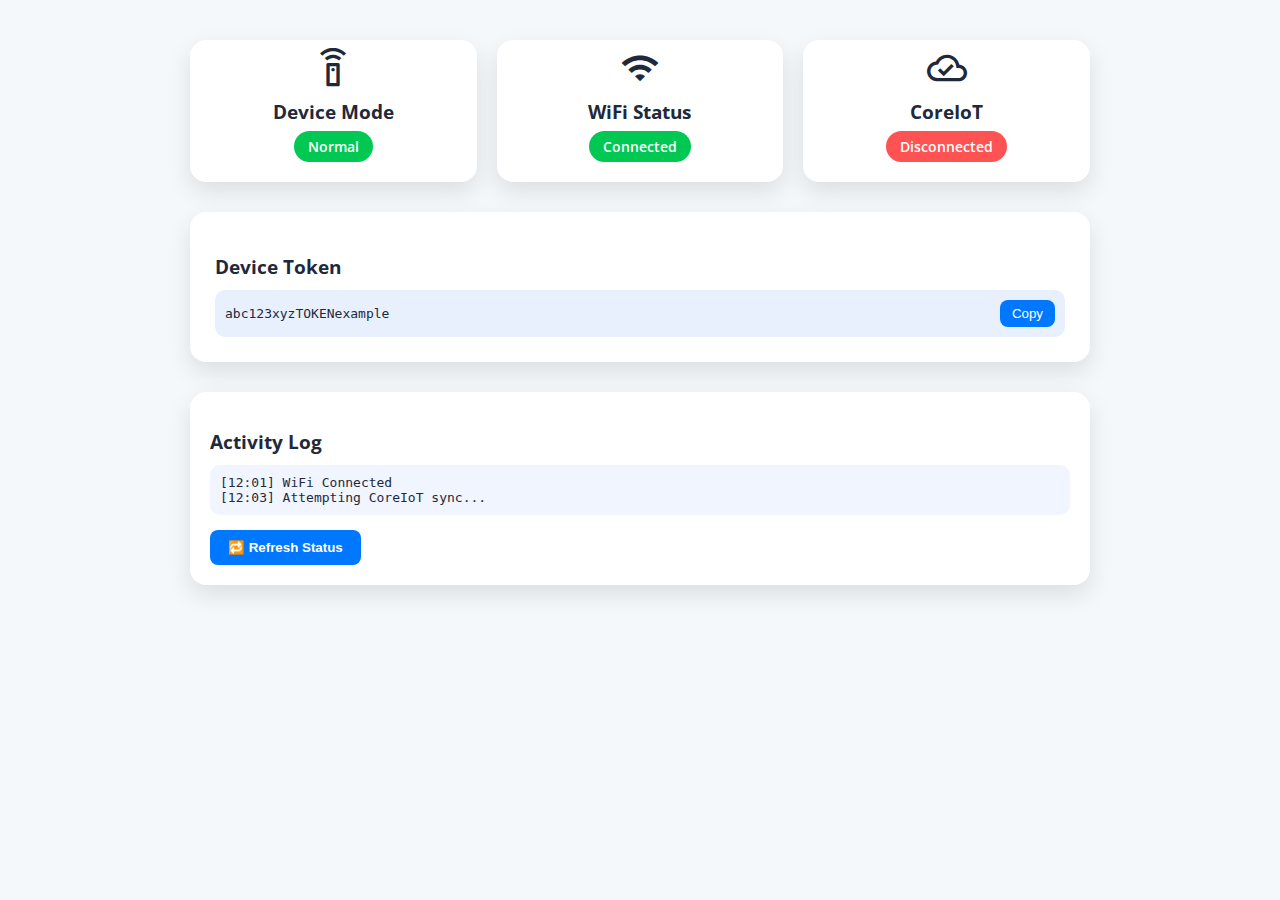
<file: data/cloud.html>
<!DOCTYPE html>
<html lang="en">

<head>
    <meta charset="UTF-8">
    <meta name="viewport" content="width=device-width, initial-scale=1.0">
    <title>Cloud Monitor</title>
    <link href="https://fonts.googleapis.com/css2?family=Open+Sans:wght@400;600;700&display=swap" rel="stylesheet">
    <link href="https://fonts.googleapis.com/icon?family=Material+Icons+Outlined" rel="stylesheet">
    <link rel="stylesheet" href="style.css">

    <style>
        :root {
            --iot-bg: #f4f8fb;
            --iot-primary: #0a3d62;
            --iot-accent: #0077ff;
            --iot-success: #00c853;
            --iot-danger: #ff5252;
            --iot-warning: #ffb300;
            --iot-shadow: 0 10px 25px rgba(0, 0, 0, 0.1);
        }

        body {
            background: var(--iot-bg);
            font-family: 'Open Sans', sans-serif;
            color: #1e293b;
            margin: 0;
        }

        .cloud-container {
            padding: 40px;
            max-width: 900px;
            margin: auto;
        }

        .cloud-header {
            display: flex;
            justify-content: space-between;
            align-items: center;
            margin-bottom: 30px;
        }

        .cloud-header h1 {
            font-size: 1.8rem;
            color: var(--iot-primary);
        }

        .back-link {
            text-decoration: none;
            color: var(--iot-accent);
            font-weight: 600;
            display: flex;
            align-items: center;
            gap: 6px;
        }

        /* Status cards */
        .status-grid {
            display: grid;
            grid-template-columns: repeat(auto-fit, minmax(220px, 1fr));
            gap: 20px;
            margin-bottom: 30px;
        }

        .status-card {
            background: #fff;
            border-radius: 16px;
            padding: 20px;
            box-shadow: var(--iot-shadow);
            text-align: center;
        }

        .status-card .material-icons-outlined {
            font-size: 40px;
            margin-bottom: 8px;
        }

        .status-card h2 {
            font-size: 1.2rem;
            margin-bottom: 6px;
        }

        .status-badge {
            display: inline-block;
            padding: 6px 14px;
            border-radius: 20px;
            font-weight: 600;
            font-size: 0.9rem;
            color: #fff;
        }

        .status-online {
            background: var(--iot-success);
        }

        .status-offline {
            background: var(--iot-danger);
        }

        .status-warning {
            background: var(--iot-warning);
            color: #222;
        }

        /* Token Card */
        .token-card {
            background: #fff;
            border-radius: 16px;
            box-shadow: var(--iot-shadow);
            padding: 25px;
            margin-bottom: 30px;
        }

        .token-card h2 {
            font-size: 1.2rem;
            margin-bottom: 10px;
        }

        .token-display {
            background: #e8f0fe;
            padding: 10px;
            border-radius: 10px;
            font-family: monospace;
            display: flex;
            justify-content: space-between;
            align-items: center;
        }

        .token-display button {
            background: var(--iot-accent);
            color: white;
            border: none;
            border-radius: 8px;
            padding: 6px 12px;
            cursor: pointer;
        }

        /* Log Card */
        .log-card {
            background: #fff;
            border-radius: 16px;
            box-shadow: var(--iot-shadow);
            padding: 20px;
        }

        .log-card h2 {
            font-size: 1.2rem;
            margin-bottom: 10px;
        }

        .log-content {
            background: #f0f5ff;
            border-radius: 10px;
            padding: 10px;
            font-family: monospace;
            max-height: 200px;
            overflow-y: auto;
        }

        .refresh-btn {
            margin-top: 15px;
            background: var(--iot-accent);
            color: white;
            border: none;
            border-radius: 8px;
            padding: 10px 18px;
            cursor: pointer;
            font-weight: 600;
            transition: all 0.2s ease;
        }

        .refresh-btn:hover {
            transform: scale(1.05);
            background: #005ed4;
        }
    </style>
</head>

<body>
    <div class="cloud-container">

        <div class="status-grid">
            <div class="status-card">
                <span class="material-icons-outlined">settings_remote</span>
                <h2>Device Mode</h2>
                <span class="status-badge status-online" id="modeStatus">Normal</span>
            </div>
            <div class="status-card">
                <span class="material-icons-outlined">wifi</span>
                <h2>WiFi Status</h2>
                <span class="status-badge status-online" id="wifiStatus">Connected</span>
            </div>
            <div class="status-card">
                <span class="material-icons-outlined">cloud_done</span>
                <h2>CoreIoT</h2>
                <span class="status-badge status-offline" id="cloudStatus">Disconnected</span>
            </div>
        </div>

        <div class="token-card">
            <h2>Device Token</h2>
            <div class="token-display">
                <span id="tokenValue">abc123xyzTOKENexample</span>
                <button onclick="copyToken()">Copy</button>
            </div>
        </div>

        <div class="log-card">
            <h2>Activity Log</h2>
            <div class="log-content" id="logContent">
                [12:01] WiFi Connected<br>
                [12:03] Attempting CoreIoT sync...
            </div>
            <button class="refresh-btn" onclick="refreshStatus()">🔁 Refresh Status</button>
        </div>
    </div>

    <script>
        function copyToken() {
            const token = document.getElementById("tokenValue").innerText;
            navigator.clipboard.writeText(token);
            alert("Token copied to clipboard!");
        }

        function refreshStatus() {
            // 🔹 Giả lập cập nhật trạng thái
            document.getElementById("cloudStatus").innerText = "Connected";
            document.getElementById("cloudStatus").className = "status-badge status-online";
            document.getElementById("logContent").innerHTML += "<br>[" + new Date().toLocaleTimeString() + "] Cloud reconnected ✅";
        }

    </script>
</body>

</html>
</file>
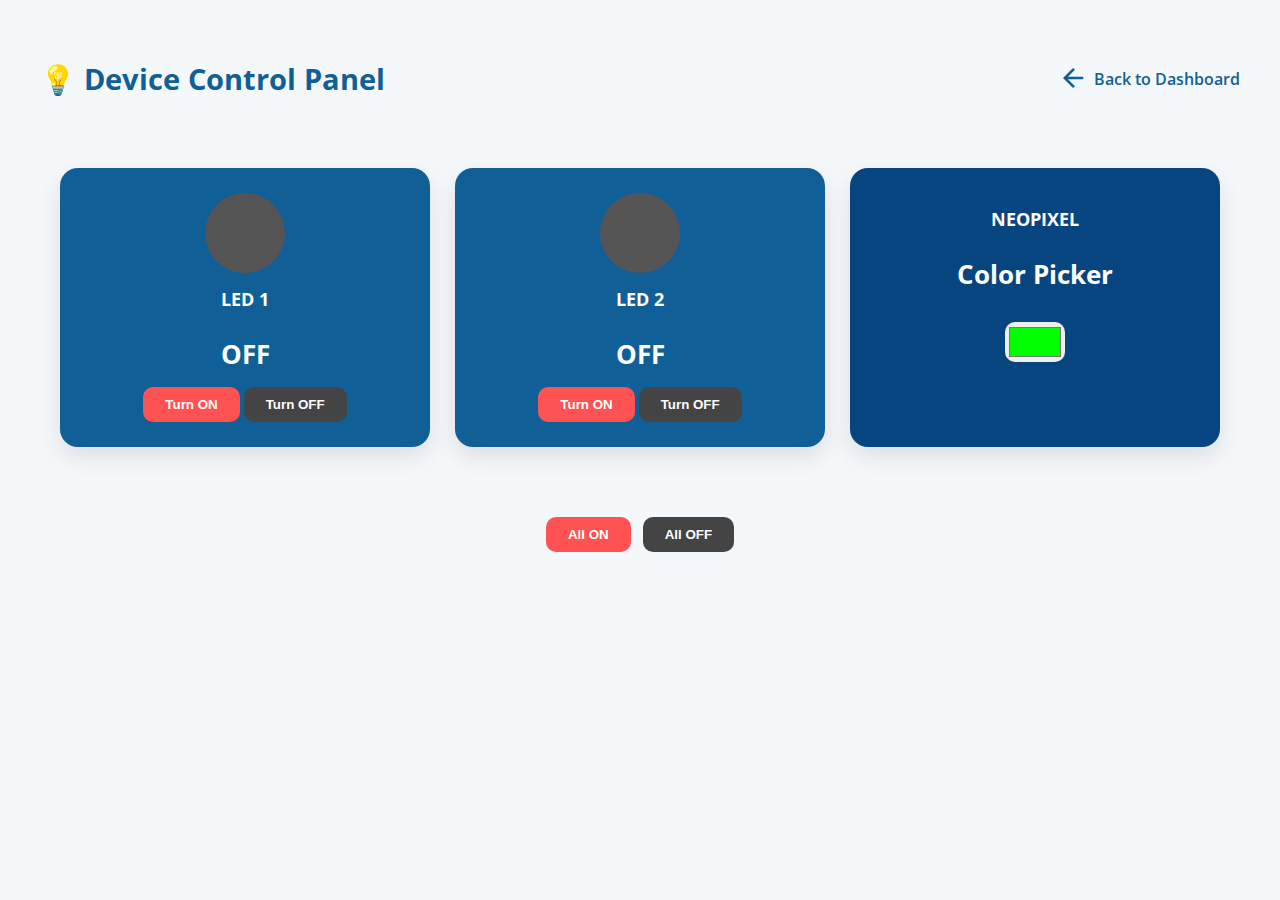
<file: data/control.html>
<!DOCTYPE html>
<html lang="en">

<head>
    <meta charset="utf-8">
    <meta name="viewport" content="width=device-width, initial-scale=1.0">
    <title>Device Control | IoT Dashboard</title>

    <!-- Fonts & Icons -->
    <link href="https://fonts.googleapis.com/css2?family=Open+Sans:wght@400;600&display=swap" rel="stylesheet">
    <link href="https://fonts.googleapis.com/icon?family=Material+Icons+Outlined" rel="stylesheet">

    <!-- CSS -->
    <link rel="stylesheet" href="style.css">

    <style>
        :root {
            /* 🌐 IoT Theme – Đơn giản, chuyên nghiệp */
            --iot-bg: #f4f8fb;
            /* Nền sáng nhẹ */
            --iot-surface: #ffffff;
            /* Màu nền card */
            --iot-primary: #115f97;
            /* Xanh dương đậm – tone chính */
            --iot-secondary: #074580;
            /* Xanh dương hơi tím – điểm nhấn nhẹ */
            --iot-accent: #ff5252;
            /* Đỏ – màu LED ON/OFF */
            --iot-text: #1e293b;
            /* Màu chữ mặc định */
            --iot-shadow: 0 10px 25px rgba(0, 0, 0, 0.1);
        }

        body {
            background-color: var(--iot-bg);
            color: var(--iot-text);
            font-family: 'Open Sans', sans-serif;
            margin: 0;
            padding: 0;
        }

        /* --- Layout chính --- */
        .control-container {
            padding: 40px;
            display: flex;
            flex-direction: column;
            gap: 30px;
        }

        .control-header {
            display: flex;
            justify-content: space-between;
            align-items: center;
        }

        .control-header h1 {
            font-size: 1.8rem;
            color: var(--iot-primary);
        }

        .back-link {
            text-decoration: none;
            color: var(--iot-primary);
            font-weight: 600;
            display: flex;
            align-items: center;
            gap: 6px;
        }

        .back-link:hover {
            text-decoration: underline;
        }

        /* --- Card thiết bị --- */
        .main-cards {
            display: grid;
            grid-template-columns: repeat(auto-fit, minmax(250px, 1fr));
            gap: 25px;
        }

        .device-card {
            background: var(--iot-primary);
            border-radius: 18px;
            padding: 25px;
            color: white;
            text-align: center;
            box-shadow: var(--iot-shadow);
            transition: transform 0.3s ease;
        }

        .device-card:hover {
            transform: translateY(-8px);
            box-shadow: 0 20px 35px rgba(0, 0, 0, 0.25);
        }

        /* --- Icon LED / NeoPixel --- */
        .icon-wrapper {
            width: 80px;
            height: 80px;
            margin: 0 auto 10px;
            border-radius: 50%;
            background: #1e5aa8;
            display: flex;
            align-items: center;
            justify-content: center;
            transition: all 0.3s ease;
            box-shadow: inset 0 0 10px rgba(255, 255, 255, 0.3);
        }

        .led-on {
            background: var(--iot-accent);
            box-shadow: 0 0 25px 10px rgba(255, 82, 82, 0.8);
        }

        .led-off {
            background: #555;
            box-shadow: none;
        }

        /* --- Text trong card --- */
        .device-card h2 {
            font-size: 1.1rem;
            margin-bottom: 5px;
        }

        .device-card h3 {
            font-size: 1.6rem;
            margin-bottom: 15px;
            font-weight: 700;
        }

        /* --- Nút điều khiển --- */
        .btn-group {
            display: flex;
            justify-content: center;
            margin-top: 20px;
            gap: 12px;
        }

        .btn {
            border: none;
            border-radius: 10px;
            padding: 10px 22px;
            font-weight: 600;
            cursor: pointer;
            transition: all 0.3s ease;
            color: #fff;
        }

        .btn-on {
            background-color: var(--iot-accent);
        }

        .btn-off {
            background-color: #444;
        }

        .btn:hover {
            transform: scale(1.05);
        }

        /* --- NeoPixel card --- */
        .neopixel-card {
            background: var(--iot-secondary);
        }

        .neopixel-card input[type="color"] {
            margin-top: 15px;
            width: 60px;
            height: 40px;
            border: none;
            border-radius: 10px;
            cursor: pointer;
        }
    </style>

</head>

<body>
    <div class="control-container">
        <div class="control-header">
            <h1>💡 Device Control Panel</h1>
            <a href="index.html" class="back-link"><span class="material-icons-outlined">arrow_back</span> Back to
                Dashboard</a>
        </div>

        <div class="main-cards">

            <!-- LED 1 -->
            <div class="device-card">
                <div class="icon-wrapper led-off" id="led1Icon"></div>
                <h2>LED 1</h2>
                <h3 id="led1Status">OFF</h3>
                <button class="btn btn-on" onclick="toggleDevice('led1','on')">Turn ON</button>
                <button class="btn btn-off" onclick="toggleDevice('led1','off')">Turn OFF</button>
            </div>

            <!-- LED 2 -->
            <div class="device-card">
                <div class="icon-wrapper led-off" id="led2Icon"></div>
                <h2>LED 2</h2>
                <h3 id="led2Status">OFF</h3>
                <button class="btn btn-on" onclick="toggleDevice('led2','on')">Turn ON</button>
                <button class="btn btn-off" onclick="toggleDevice('led2','off')">Turn OFF</button>
            </div>

            <!-- NeoPixel -->
            <div class="device-card neopixel-card">
                <h2>NEOPIXEL</h2>
                <h3 id="neoStatus">Color Picker</h3>
                <input type="color" id="neoColor" value="#00ff00" onchange="setNeoColor(this.value)">
            </div>
        </div>

        <div class="btn-group">
            <button class="btn btn-on" onclick="allOn()">All ON</button>
            <button class="btn btn-off" onclick="allOff()">All OFF</button>
        </div>
    </div>

    <script>
        function toggleDevice(device, state) {
            fetch(`/?device=${device}&state=${state}`)
                .then(res => res.json())
                .then(data => {
                    const statusEl = document.getElementById(`${device}Status`);
                    const iconEl = document.getElementById(`${device}Icon`);
                    if (state === "on") {
                        statusEl.innerText = "ON";
                        iconEl.classList.add("led-on");
                        iconEl.classList.remove("led-off");
                    } else {
                        statusEl.innerText = "OFF";
                        iconEl.classList.add("led-off");
                        iconEl.classList.remove("led-on");
                    }
                })
                .catch(err => console.error("Device control error:", err));
        }

        function setNeoColor(color) {
            fetch(`/?neopixel=${color.substring(1)}`)
                .then(res => res.json())
                .then(() => {
                    document.getElementById("neoStatus").innerText = `Color: ${color.toUpperCase()}`;
                })
                .catch(err => console.error("NeoPixel Error:", err));
        }

        function allOn() {
            toggleDevice('led1', 'on');
            toggleDevice('led2', 'on');
        }

        function allOff() {
            toggleDevice('led1', 'off');
            toggleDevice('led2', 'off');
        }
    </script>
</body>

</html>
</file>
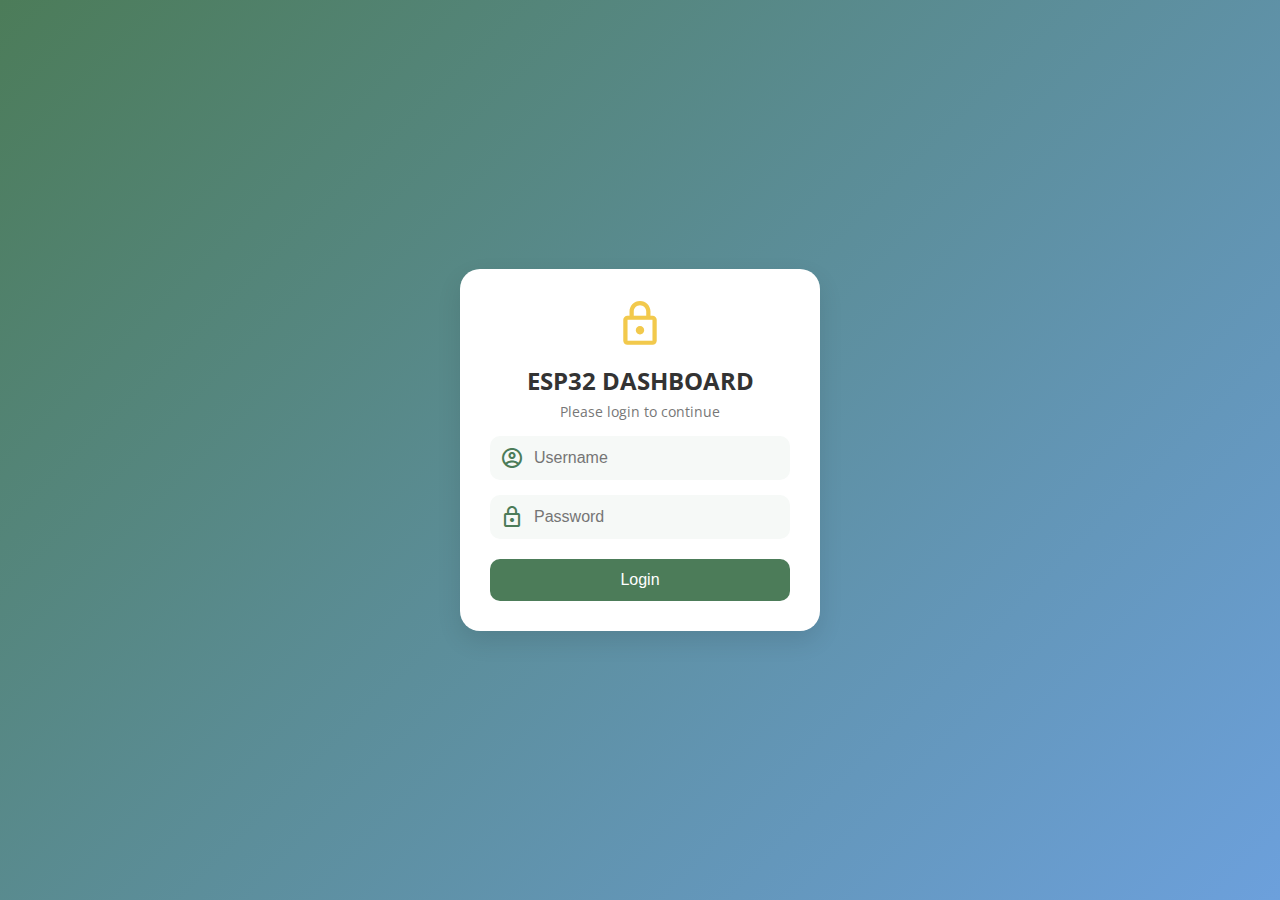
<file: data/login.html>
<!DOCTYPE html>
<html lang="en">

<head>
    <meta charset="UTF-8">
    <meta name="viewport" content="width=device-width, initial-scale=1.0">
    <title>ESP32 Dashboard - Login</title>

    <!-- Open Sans Font -->
    <link href="https://fonts.googleapis.com/css2?family=Open+Sans:wght@300;400;600;700&display=swap" rel="stylesheet">

    <!-- Material Icons -->
    <link href="https://fonts.googleapis.com/icon?family=Material+Icons+Outlined" rel="stylesheet">

    <style>
        :root {
            --agro-green-dark: #4C7C59;
            --agro-green-light: #8FB88F;
            --agro-yellow: #F2C94C;
            --agro-blue: #6CA0DC;
            --agro-bg-light: #f6f9f7;
            --agro-text-dark: #333;
        }

        * {
            margin: 0;
            padding: 0;
            box-sizing: border-box;
        }

        body {
            font-family: 'Open Sans', sans-serif;
            background: linear-gradient(135deg, var(--agro-green-dark), var(--agro-blue));
            display: flex;
            justify-content: center;
            align-items: center;
            height: 100vh;
        }

        .login-container {
            width: 100%;
            max-width: 400px;
            padding: 20px;
        }

        .login-box {
            background-color: #fff;
            border-radius: 20px;
            padding: 30px;
            box-shadow: 0 10px 25px rgba(0, 0, 0, 0.1);
            text-align: center;
        }

        .login-header span {
            font-size: 50px;
            color: var(--agro-yellow);
        }

        .login-header h2 {
            margin: 10px 0 5px;
            font-size: 1.5rem;
            color: var(--agro-text-dark);
        }

        .login-header p {
            font-size: 0.9rem;
            color: #777;
        }

        .input-group {
            display: flex;
            align-items: center;
            background-color: var(--agro-bg-light);
            border-radius: 10px;
            padding: 10px;
            margin-top: 15px;
        }

        .input-group span {
            font-size: 24px;
            color: var(--agro-green-dark);
            margin-right: 10px;
        }

        .input-group input {
            border: none;
            outline: none;
            background: none;
            flex: 1;
            font-size: 1rem;
            color: var(--agro-text-dark);
        }

        .login-btn {
            background-color: var(--agro-green-dark);
            color: white;
            padding: 12px;
            width: 100%;
            border: none;
            border-radius: 10px;
            margin-top: 20px;
            font-size: 1rem;
            cursor: pointer;
            transition: background 0.3s ease;
        }

        .login-btn:hover {
            background-color: var(--agro-green-light);
        }
    </style>
</head>

<body>
    <div class="login-container">
        <div class="login-box">
            <div class="login-header">
                <span class="material-icons-outlined">lock</span>
                <h2>ESP32 DASHBOARD</h2>
                <p>Please login to continue</p>
            </div>
            <form id="loginForm">
                <div class="input-group">
                    <span class="material-icons-outlined">account_circle</span>
                    <input type="text" placeholder="Username" id="username" required>
                </div>
                <div class="input-group">
                    <span class="material-icons-outlined">lock</span>
                    <input type="password" placeholder="Password" id="password" required>
                </div>
                <button type="submit" class="login-btn">Login</button>
            </form>
        </div>
    </div>

    <script>
        // Simple login check (for demo)
        document.getElementById("loginForm").addEventListener("submit", function (e) {
            e.preventDefault();
            let user = document.getElementById("username").value;
            let pass = document.getElementById("password").value;

            if (user === "admin" && pass === "1234") {
                window.location.href = "index.html"; // Chuyển sang dashboard
            } else {
                alert("Invalid username or password!");
            }
        });
    </script>
</body>

</html>
</file>
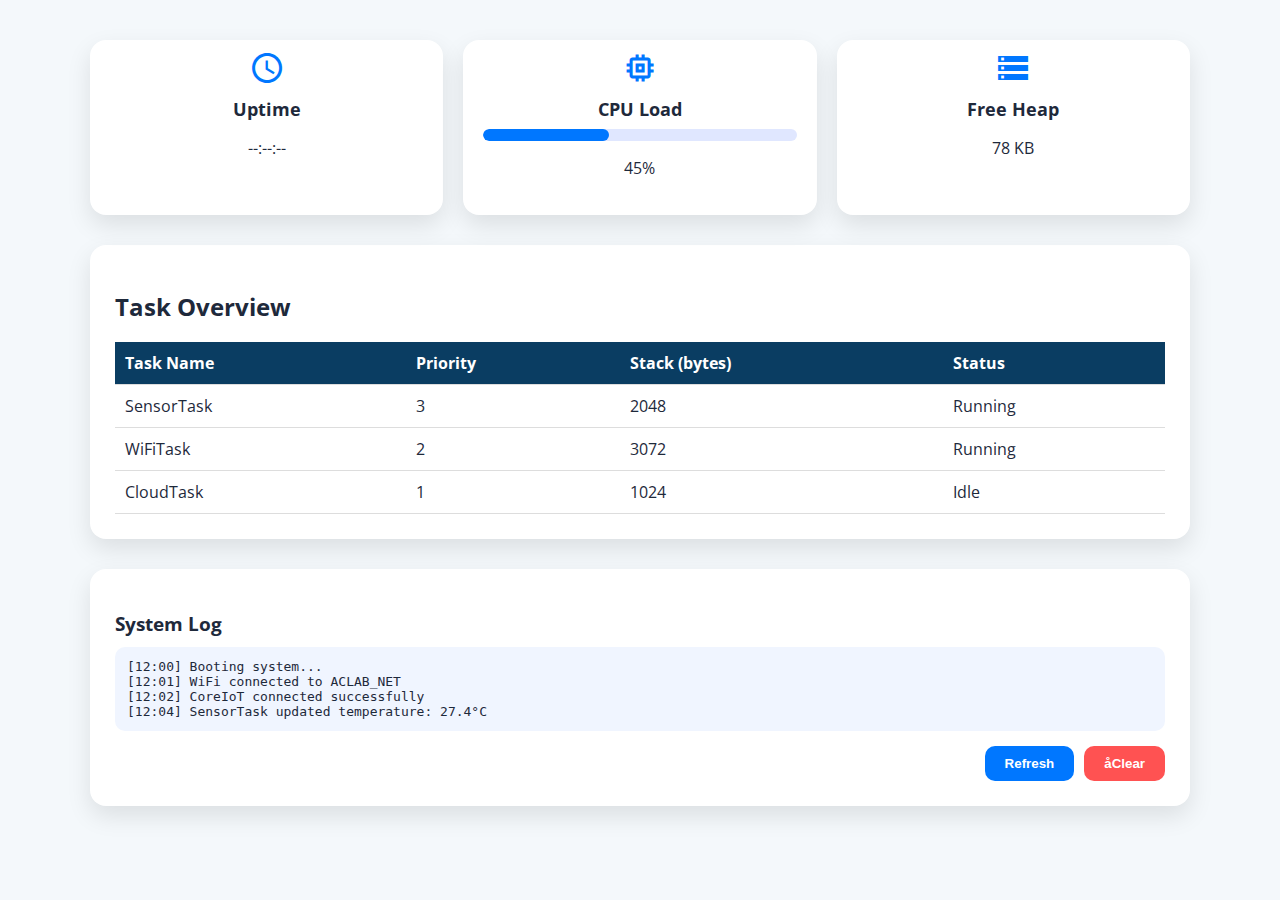
<file: data/system_log.html>
<!DOCTYPE html>
<html lang="en">

<head>
    <meta charset="UTF-8">
    <meta name="viewport" content="width=device-width, initial-scale=1.0">
    <title>System Logs</title>
    <link href="https://fonts.googleapis.com/css2?family=Open+Sans:wght@400;600;700&display=swap" rel="stylesheet">
    <link href="https://fonts.googleapis.com/icon?family=Material+Icons+Outlined" rel="stylesheet">
    <link rel="stylesheet" href="style.css">

    <style>
        :root {
            --iot-bg: #f4f8fb;
            --iot-surface: #ffffff;
            --iot-primary: #0a3d62;
            --iot-accent: #0077ff;
            --iot-danger: #ff5252;
            --iot-success: #00c853;
            --iot-warning: #ffb300;
            --iot-shadow: 0 10px 25px rgba(0, 0, 0, 0.1);
        }

        body {
            background: var(--iot-bg);
            color: #1e293b;
            font-family: 'Open Sans', sans-serif;
            margin: 0;
            padding: 0;
        }

        .system-container {
            padding: 40px;
            max-width: 1100px;
            margin: auto;
        }

        .system-header {
            display: flex;
            justify-content: space-between;
            align-items: center;
            margin-bottom: 30px;
        }

        .system-header h1 {
            font-size: 1.8rem;
            color: var(--iot-primary);
        }

        .back-link {
            text-decoration: none;
            color: var(--iot-accent);
            font-weight: 600;
            display: flex;
            align-items: center;
            gap: 6px;
        }

        .back-link:hover {
            text-decoration: underline;
        }

        /* Info Cards */
        .info-grid {
            display: grid;
            grid-template-columns: repeat(auto-fit, minmax(250px, 1fr));
            gap: 20px;
            margin-bottom: 30px;
        }

        .info-card {
            background: var(--iot-surface);
            border-radius: 16px;
            padding: 20px;
            text-align: center;
            box-shadow: var(--iot-shadow);
        }

        .info-card .material-icons-outlined {
            font-size: 36px;
            margin-bottom: 8px;
            color: var(--iot-accent);
        }

        .info-card h2 {
            font-size: 1.1rem;
            margin-bottom: 5px;
        }

        .progress-bar {
            background: #e0e7ff;
            border-radius: 10px;
            height: 12px;
            overflow: hidden;
            margin-top: 8px;
        }

        .progress-fill {
            height: 100%;
            background: var(--iot-accent);
            width: 40%;
            border-radius: 10px;
            transition: width 0.4s ease;
        }

        /* Task Table */
        .task-card {
            background: var(--iot-surface);
            border-radius: 16px;
            box-shadow: var(--iot-shadow);
            padding: 25px;
            margin-bottom: 30px;
        }

        table {
            width: 100%;
            border-collapse: collapse;
        }

        th,
        td {
            text-align: left;
            padding: 10px;
            border-bottom: 1px solid #ddd;
        }

        th {
            background: var(--iot-primary);
            color: white;
        }

        /* Log Section */
        .log-card {
            background: var(--iot-surface);
            border-radius: 16px;
            box-shadow: var(--iot-shadow);
            padding: 25px;
        }

        .log-card h2 {
            font-size: 1.2rem;
            margin-bottom: 10px;
        }

        .log-content {
            background: #f0f5ff;
            border-radius: 10px;
            padding: 12px;
            font-family: monospace;
            max-height: 220px;
            overflow-y: auto;
        }

        .btn-group {
            margin-top: 15px;
            display: flex;
            justify-content: flex-end;
            gap: 10px;
        }

        .btn {
            border: none;
            border-radius: 10px;
            padding: 10px 20px;
            font-weight: 600;
            cursor: pointer;
            color: #fff;
            transition: all 0.2s ease;
        }

        .btn-refresh {
            background: var(--iot-accent);
        }

        .btn-clear {
            background: var(--iot-danger);
        }

        .btn:hover {
            transform: scale(1.05);
        }
    </style>
</head>

<body>
    <div class="system-container">

        <div class="info-grid">
            <div class="info-card">
                <span class="material-icons-outlined">schedule</span>
                <h2>Uptime</h2>
                <p id="uptime">--:--:--</p>
            </div>
            <div class="info-card">
                <span class="material-icons-outlined">memory</span>
                <h2>CPU Load</h2>
                <div class="progress-bar">
                    <div class="progress-fill" id="cpuFill"></div>
                </div>
                <p id="cpuUsage">45%</p>
            </div>
            <div class="info-card">
                <span class="material-icons-outlined">storage</span>
                <h2>Free Heap</h2>
                <p id="heapFree">78 KB</p>
            </div>
        </div>

        <div class="task-card">
            <h2>Task Overview</h2>
            <table>
                <thead>
                    <tr>
                        <th>Task Name</th>
                        <th>Priority</th>
                        <th>Stack (bytes)</th>
                        <th>Status</th>
                    </tr>
                </thead>
                <tbody id="taskTable">
                    <tr>
                        <td>SensorTask</td>
                        <td>3</td>
                        <td>2048</td>
                        <td>Running</td>
                    </tr>
                    <tr>
                        <td>WiFiTask</td>
                        <td>2</td>
                        <td>3072</td>
                        <td>Running</td>
                    </tr>
                    <tr>
                        <td>CloudTask</td>
                        <td>1</td>
                        <td>1024</td>
                        <td>Idle</td>
                    </tr>
                </tbody>
            </table>
        </div>

        <div class="log-card">
            <h2>System Log</h2>
            <div class="log-content" id="logContent">
                [12:00] Booting system...<br>
                [12:01] WiFi connected to ACLAB_NET<br>
                [12:02] CoreIoT connected successfully<br>
                [12:04] SensorTask updated temperature: 27.4°C
            </div>
            <div class="btn-group">
                <button class="btn btn-refresh" onclick="refreshLogs()">Refresh</button>
                <button class="btn btn-clear" onclick="clearLogs()">åClear</button>
            </div>
        </div>
    </div>

    <script>
        function refreshLogs() {
            const now = new Date().toLocaleTimeString();
            document.getElementById("logContent").innerHTML += `<br>[${now}] Logs refreshed successfully.`;
        }

        function clearLogs() {
            document.getElementById("logContent").innerHTML = "[System log cleared]";
        }

        // Giả lập CPU load động
        setInterval(() => {
            const cpu = Math.floor(Math.random() * 70) + 20;
            document.getElementById("cpuUsage").innerText = cpu + "%";
            document.getElementById("cpuFill").style.width = cpu + "%";
        }, 3000);

        // Giả lập uptime
        let seconds = 0;
        setInterval(() => {
            seconds++;
            const h = Math.floor(seconds / 3600);
            const m = Math.floor((seconds % 3600) / 60);
            const s = seconds % 60;
            document.getElementById("uptime").innerText = `${h.toString().padStart(2, '0')}:${m
                .toString().padStart(2, '0')}:${s.toString().padStart(2, '0')}`;
        }, 1000);
    </script>
</body>

</html>
</file>
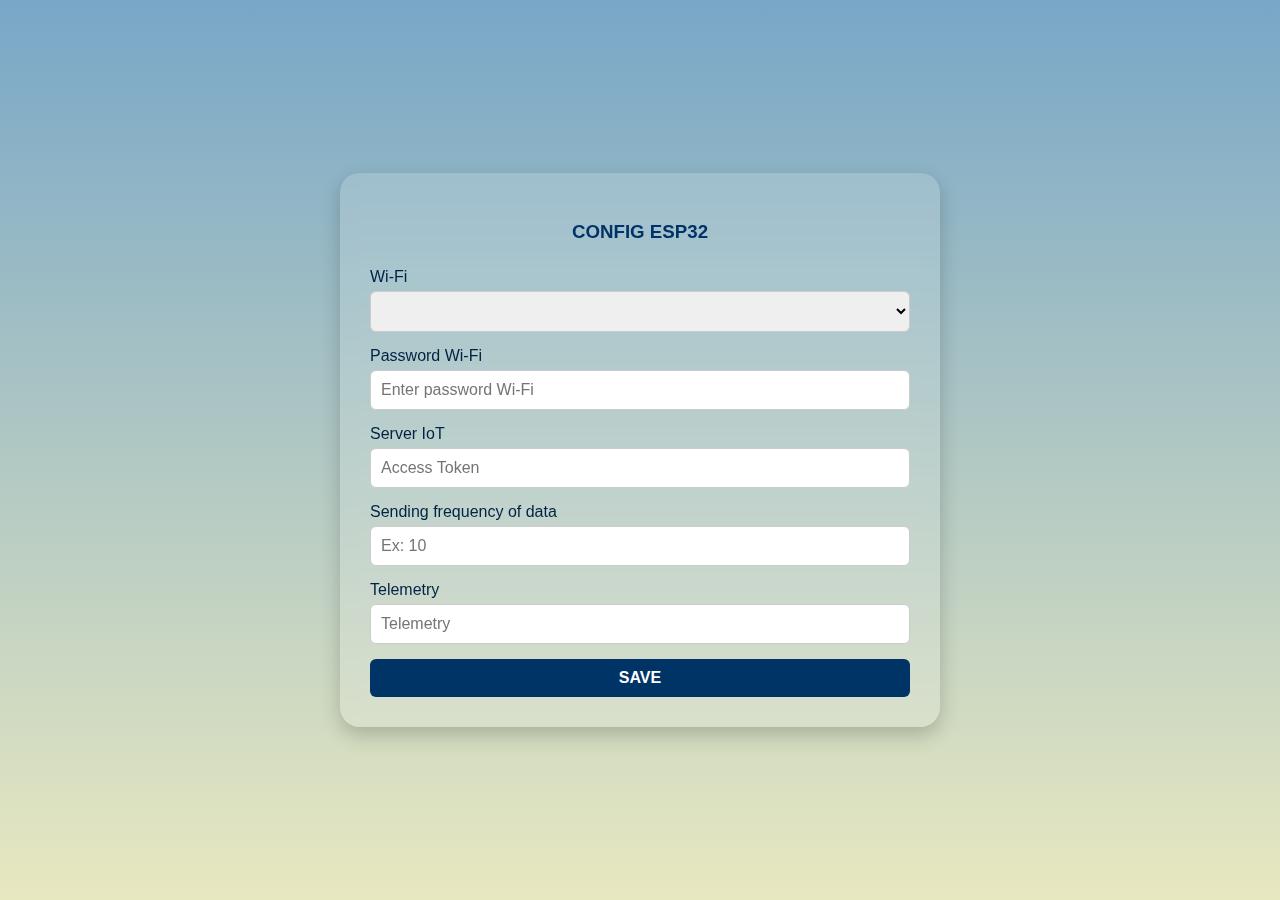
<file: data/wifi.html>
<!DOCTYPE html>
<html lang="vi">

<head>
  <meta charset="UTF-8" />
  <meta name="viewport" content="width=device-width, initial-scale=1" />
  <title>ESP32 Wi-Fi & IoT Setup</title>
  <style>
    * {
      box-sizing: border-box;
    }

    body {
      margin: 0;
      padding: 0;
      background: linear-gradient(to bottom, #78a7c7, #e8e8c0);
      font-family: 'Segoe UI', sans-serif;
      height: 100vh;
      overflow: hidden;
      display: flex;
      justify-content: center;
      align-items: center;
    }

    .overlay {
      background-color: rgba(255, 255, 255, 0.15);
      border-radius: 20px;
      backdrop-filter: blur(8px);
      -webkit-backdrop-filter: blur(8px);
      padding: 30px;
      box-shadow: 0 8px 20px rgba(0, 0, 0, 0.2);
      width: 100%;
      max-width: 600px;
    }

    h3.wifi-title {
      font-weight: bold;
      text-align: center;
      margin-bottom: 25px;
      color: #003366;
    }

    label {
      display: block;
      font-weight: 500;
      color: #002244;
      margin-bottom: 5px;
    }

    input[type="text"],
    input[type="password"],
    input[type="number"],
    select {
      width: 100%;
      padding: 10px;
      margin-bottom: 15px;
      border: 1px solid #ccc;
      border-radius: 6px;
      font-size: 1rem;
    }

    .btn-primary {
      width: 100%;
      padding: 10px;
      background-color: #003366;
      border: none;
      color: white;
      font-weight: bold;
      border-radius: 6px;
      font-size: 1rem;
      cursor: pointer;
      transition: 0.3s;
    }

    .btn-primary:hover {
      background-color: #005599;
    }

    .alert-custom {
      background-color: #ffe0e0;
      border: 1px solid #ffaaaa;
      color: #990000;
      padding: 10px 15px;
      border-radius: 8px;
      margin-bottom: 15px;
      font-size: 0.95rem;
    }
  </style>
</head>

<body>
  <div class="overlay">
    <h3 class="wifi-title">CONFIG ESP32</h3>

    <form action="/connect" method="get">
      <label>Wi-Fi</label>
      <select name="ssid" required>
        {{options}}
      </select>

      <label>Password Wi-Fi</label>
      <input type="password" name="pass" placeholder="Enter password Wi-Fi" />

      <label>Server IoT</label>
      <input type="text" name="token" placeholder="Access Token" />

      <label>Sending frequency of data</label>
      <input type="number" min="1" name="frequency" placeholder="Ex: 10" />

      <label>Telemetry</label>
      <input type="text" name="telemetry" placeholder="Telemetry" />

      <button type="submit" class="btn-primary">SAVE</button>
    </form>
  </div>
</body>

</html>
</file>
<file: data/style.css>
:root {
    --agro-green-dark: #4C7C59;
    --agro-green-light: #8FB88F;
    --agro-brown: #A68A64;
    --agro-yellow: #F2C94C;
    --agro-blue: #6CA0DC;
    --agro-beige: #F5EEE6;
    --agro-bg-light: #f6f9f7;
    --agro-text-dark: #333;
    --agro-shadow: 0 10px 25px rgba(0, 0, 0, 0.1);
    --agro-radius: 20px;
    --agro-green-black: #123a1d;
    --agro-blue-mint: #5ad5fa;
    --ai-primary: #00c9a7;
    /* Màu cyan hiện đại */
    --ai-secondary: #0077ff;
    /* Màu xanh điện tử */
    --ai-deep: #0a1f44;
    /* Nền đậm, sâu */
    --ai-surface: #f0f5f9;
    /* Nền sáng tinh tế */
    --ai-accent: #ffb300;
    /* Vàng nhấn – năng lượng */
    --ai-text-dark: #1e293b;
    /* Chữ chính */
    --ai-text-light: #ffffff;
    /* Chữ sáng */
    --ai-shadow: 0 10px 25px rgba(0, 0, 0, 0.12);
    --ai-radius: 18px;
    --sidebar-width: 260px;
    --sidebar-collapsed: 72px;
    --sidebar-bg: var(--ai-deep, #0a1f44);
    --sidebar-accent: var(#107d6b);
    --sidebar-contrast: rgba(255, 255, 255, 0.95);
    --sidebar-muted: rgba(255, 255, 255, 0.8);
    --sidebar-hover: rgba(255, 255, 255, 0.06);
}


main {
    grid-area: main;
    padding: 20px;
    overflow-y: auto;
    /* Cuộn nếu nội dung vượt */
}

body {
    margin: 0;
    padding: 0;
    box-sizing: border-box;
    background-color: var(--agro-bg-light);
    color: var(--ai-deep);
    font-family: 'Open Sans', sans-serif;
    min-height: 100vh;
    overflow-x: hidden;
}

.material-icons-outlined {
    vertical-align: middle;
    line-height: 1px;
    font-size: 30px;
}

.text-secondary {
    color: rgb(70, 71, 81);
}

.text-blue {
    color: rgb(29, 38, 154);
}

.background-blue {
    background-color: rgb(29, 38, 154);
}

.text-red {
    color: rgb(213, 0, 0);
}

.background-red {
    background-color: rgb(213, 0, 0);
}

.text-green {
    color: rgb(46, 125, 50);
}

.background-green {
    background-color: rgb(46, 125, 50);
}

.text-orange {
    color: rgb(255, 111, 0);
}

.background-orange {
    background-color: rgb(255, 111, 0);
}

.grid-container {
    min-height: 100vh;
    display: grid;
    grid-template-columns: 260px 1fr 1fr 1fr;
    grid-template-rows: 70px 1fr;
    grid-template-areas:
        'sidebar header header header'
        'sidebar main main main';
}

/* ---------- HEADER ---------- */

.header {
    grid-area: header;
    height: 70px;
    display: flex;
    align-items: center;
    justify-content: space-between;
    padding: 0 30px 0 30px;
    box-shadow: 0 6px 7px -4px rgba(0, 0, 0, 0.2);
}

.menu-icon {
    display: none;
}

.main-title {
    display: flex;
    padding: 20px 20px;
}

/* ---------- SIDEBAR UPGRADED ---------- */
/* Sidebar — modern, compact & accessible */
:root {
    --sidebar-width: 260px;
    --sidebar-collapsed: 72px;
    --sidebar-bg: var(--ai-deep, #0a1f44);
    --sidebar-accent: var(--ai-primary, #00c9a7);
    --sidebar-contrast: rgba(255, 255, 255, 0.95);
    --sidebar-muted: rgba(255, 255, 255, 0.8);
    --sidebar-hover: rgba(255, 255, 255, 0.06);
}

/* container */
#sidebar {
    grid-area: sidebar;
    position: fixed;
    left: 0;
    top: 0;
    height: 100vh;
    width: var(--sidebar-width);
    background: linear-gradient(180deg, var(--sidebar-bg), rgba(8, 16, 40, 0.95));
    color: var(--sidebar-contrast);
    box-shadow: 6px 0 20px rgba(2, 6, 23, 0.35);
    display: flex;
    flex-direction: column;
    padding: 18px;
    gap: 12px;
    transition: width 240ms ease, transform 240ms ease;
    z-index: 110;
    overflow: hidden;
}

/* collapsed */
#sidebar.sidebar-collapsed {
    width: var(--sidebar-collapsed);
}

/* header */
.sidebar-header {
    display: flex;
    align-items: center;
    justify-content: space-between;
    gap: 10px;
    padding-bottom: 6px;
    border-bottom: 1px solid rgba(255, 255, 255, 0.04);
}

.brand {
    display: flex;
    align-items: center;
    gap: 12px;
}

.brand-icon {
    font-size: 34px;
    color: var(--sidebar-accent);
    background: rgba(255, 255, 255, 0.04);
    padding: 8px;
    border-radius: 10px;
}

.brand-text {
    line-height: 1;
}

.brand-name {
    font-weight: 700;
    letter-spacing: 0.6px;
    font-size: 16px;
    color: var(--sidebar-contrast);
}

.brand-sub {
    font-size: 11px;
    color: var(--sidebar-muted);
    margin-top: 2px;
}

/* toggle button */
.sidebar-toggle {
    background: transparent;
    border: none;
    color: var(--sidebar-muted);
    padding: 6px;
    border-radius: 8px;
    cursor: pointer;
}

.sidebar-toggle:hover {
    background: rgba(255, 255, 255, 0.03);
    color: var(--sidebar-contrast);
}

/* nav list */
.sidebar-nav {
    margin-top: 10px;
    flex: 1 1 auto;
    overflow: auto;
}

.sidebar-list {
    list-style: none;
    padding: 0;
    margin: 0;
    display: flex;
    flex-direction: column;
    gap: 6px;
}

.sidebar-list-item {
    display: flex;
    align-items: center;
    gap: 12px;
    padding: 10px 12px;
    border-radius: 10px;
    cursor: pointer;
    transition: background 160ms ease, transform 120ms ease;
    color: var(--sidebar-contrast);
    font-size: 15px;
}

.sidebar-list-item .sidebar-icon {
    font-size: 22px;
    color: var(--sidebar-accent);
    min-width: 26px;
    text-align: center;
}

.sidebar-list-item .sidebar-label {
    white-space: nowrap;
    overflow: hidden;
    text-overflow: ellipsis;
}

/* hover / active */
.sidebar-list-item:hover {
    background: var(--sidebar-hover);
    transform: translateY(-1px);
}

.sidebar-list-item.active {
    background: linear-gradient(90deg, rgba(0, 201, 167, 0.12), rgba(0, 119, 255, 0.08));
    box-shadow: inset 0 -1px 0 rgba(255, 255, 255, 0.02);
}

/* collapsed behaviour: show only icons centered, hide labels */
#sidebar.sidebar-collapsed .sidebar-label {
    display: none;
}

#sidebar.sidebar-collapsed .brand-text {
    display: none;
}

#sidebar.sidebar-collapsed .sidebar-toggle {
    transform: rotate(180deg);
}

/* footer user */
/* --- Footer (user info) --- */
.sidebar-footer {
    margin-top: auto;
    padding: 10px 8px 14px 8px;
    /* Giảm padding bottom, đẩy footer lên */
    border-top: 1px solid rgba(255, 255, 255, 0.06);
    display: flex;
    align-items: center;
    justify-content: space-between;
    gap: 10px;
    position: relative;
    top: -6px;
    /* Nhích toàn bộ footer lên một chút */
}

.user {
    display: flex;
    align-items: center;
    gap: 10px;
}

.user-avatar {
    width: 36px;
    height: 36px;
    border-radius: 8px;
    object-fit: cover;
    border: 2px solid rgba(255, 255, 255, 0.08);
}

.user-info {
    line-height: 1.1;
}

.user-name {
    font-size: 13px;
    font-weight: 600;
    color: var(--sidebar-contrast);
}

.user-role {
    font-size: 11px;
    color: var(--sidebar-muted);
}

/* Meta info */
.sidebar-meta {
    font-size: 11px;
    color: var(--sidebar-muted);
    text-align: right;
}


/* overlay for mobile */
.sidebar-overlay {
    position: fixed;
    inset: 0;
    background: rgba(0, 0, 0, 0.45);
    z-index: 105;
    display: none;
}

.sidebar-overlay.active {
    display: block;
}

/* responsive adjustments */
@media (max-width: 900px) {
    #sidebar {
        transform: translateX(-100%);
    }

    #sidebar.sidebar-open {
        transform: translateX(0);
    }

    #sidebar.sidebar-collapsed {
        transform: translateX(0);
        width: var(--sidebar-width);
    }
}



/* ---------- MAIN ---------- */

.main-cards {
    display: grid;
    grid-template-columns: repeat(auto-fit, minmax(250px, 1fr));
    gap: 30px;
    margin: 20px;
}


.card {
    display: flex;
    flex-direction: column;
    justify-content: center;
    padding: 30px 25px;
    border-radius: 20px;
    color: #fff;
    box-shadow: 0 8px 16px rgba(0, 0, 0, 0.1);
    transition: transform 0.2s ease, box-shadow 0.2s ease;
}

.card {
    background-color: #fff;
    color: #333;
    border-radius: 20px;
    padding: 25px;
    box-shadow: 0 10px 25px rgba(0, 0, 0, 0.1);
    transition: transform 0.3s ease, box-shadow 0.3s ease;
    position: relative;
}

.card:hover {
    transform: translateY(-8px);
    box-shadow: 0 20px 30px rgba(0, 0, 0, 0.2);
    cursor: pointer;
}

.card-inner lottie-player {
    width: 160px !important;
    height: 160px !important;
}

.card h2 {
    font-size: 1.1rem;
}

.card h1 {
    font-size: 2.2rem;
    margin-top: 10px;
    font-weight: bold;
}

.temp-card {
    background-color: var(--agro-blue-mint);
    color: #000;
}

.humid-card {
    background-color: var(--agro-green-dark);
    color: #fff;
}




.icon-wrapper {
    width: 100px;
    height: 100px;
    background-color: rgba(255, 255, 255, 0.2);
    /* hoặc màu bạn muốn */
    border-radius: 50%;
    display: flex;
    align-items: center;
    justify-content: center;
    margin: 0 auto;
    /* căn giữa nếu cần */
    box-shadow: 0 4px 12px rgba(0, 0, 0, 0.2);
    transition: transform 0.3s ease;
}

.icon-wrapper:hover {
    transform: scale(1.1);
}

.icon-wrapper lottie-player {
    width: 60px;
    height: 60px;
}



.card:nth-child(1) {
    background-color: var(--agro-yellow);
    /* WIND SPEED */
}

.card:nth-child(2) {
    background-color: var(--agro-green-dark);
    /* WIND DIRECTION */
}

.card:nth-child(3) {
    background-color: var(--agro-blue);
    /* RAINFALL */
    color: #000;
    /* chữ tối hơn vì nền sáng */
}

.card-inner {
    display: flex;
    align-items: center;
    justify-content: space-between;
}

.card-inner>span {
    font-size: 50px;
}

.products {
    background-color: transparent;
    display: grid;
    gap: 20px;
    padding: 20px 20px;
}

.product-card {
    height: 350px;
    width: 30%;
    background-color: rgb(8, 41, 12);
    padding: 25px;
    border-radius: 30px;
    box-shadow: 0 6px 7px -4px rgba(0, 0, 0, 0.2);
}

.product-description {
    padding-top: 50px;
}

.product-button {
    background-color: rgb(29, 38, 154);
    color: rgb(255, 255, 255);
    padding: 20px;
    border-radius: 30px;
}

.product-button>.material-icons-outlined {
    font-size: 50px;
}


.product-icon {
    color: rgb(255, 255, 255);
    width: 48px;
    height: 48px;
    display: flex;
    align-items: center;
    justify-content: center;
    border-radius: 20px;
}

.product-icon>.bi {
    font-size: 25px;
}

.rainfall-card {
    background-color: var(--agro-blue);
    color: #000;
}

.windspeed-card {
    background-color: var(--agro-blue);
}

.chart {
    background-color: #fff;
    border-radius: 20px;
    box-shadow: 0 10px 25px rgba(0, 0, 0, 0.1);
    padding: 25px;
    color: #333;
    transition: box-shadow 0.3s ease;
}

.chart:hover {
    box-shadow: 0 15px 35px rgba(0, 0, 0, 0.2);
}

.card-title {
    font-size: 1.5rem;
    font-weight: 600;
    margin-bottom: 10px;
}


/* ---------- MEDIA QUERIES ---------- */

/* Medium <= 992px */
@media screen and (max-width: 992px) {
    .grid-container {
        grid-template-areas:
            'header'
            'main';
    }

    #sidebar {
        display: none;
    }

    .menu-icon {
        display: inline;
    }

    .sidebar-title>span {
        display: inline;
    }
}

/* Small <= 768px */
@media screen and (max-width: 768px) {
    .main-cards {
        gap: 10px;
        margin-bottom: 0;
    }

    .products {
        margin-top: 30px;
    }
}

@media screen and (max-width: 768px) {
    .main-cards {
        grid-template-columns: 1fr;
        padding: 0 10px;
    }
}

/* Extra Small <= 576px */
@media screen and (max-width: 576px) {
    .header-left {
        display: none;
    }
}

.main-body {
    display: grid;
    grid-template-columns: 1fr 1fr;
    margin: 30px 20px;
    gap: 34px;
}

.login-container {
    width: 100%;
    max-width: 400px;
    padding: 20px;
}

.login-box {
    background-color: #fff;
    border-radius: 20px;
    padding: 30px;
    box-shadow: 0 10px 25px rgba(0, 0, 0, 0.1);
    text-align: center;
}

.login-header span {
    font-size: 50px;
    color: var(--agro-yellow);
}

.login-header h2 {
    margin: 10px 0 5px;
    font-size: 1.5rem;
    color: var(--agro-text-dark);
}

.login-header p {
    font-size: 0.9rem;
    color: #777;
}

.input-group {
    display: flex;
    align-items: center;
    background-color: var(--agro-bg-light);
    border-radius: 10px;
    padding: 10px;
    margin-top: 15px;
}

.input-group span {
    font-size: 24px;
    color: var(--agro-green-dark);
    margin-right: 10px;
}

.input-group input {
    border: none;
    outline: none;
    background: none;
    flex: 1;
    font-size: 1rem;
    color: var(--agro-text-dark);
}

.login-btn {
    background-color: var(--agro-green-dark);
    color: white;
    padding: 12px;
    width: 100%;
    border: none;
    border-radius: 10px;
    margin-top: 20px;
    font-size: 1rem;
    cursor: pointer;
    transition: background 0.3s ease;
}

.login-btn:hover {
    background-color: var(--agro-green-light);
}


/* ===== SENSOR CARDS (Temp & Humidity) ===== */
.sensor-card {
    display: flex;
    align-items: center;
    justify-content: center;
    padding: 25px;
    border-radius: var(--agro-radius);
    box-shadow: var(--agro-shadow);
    transition: all 0.3s ease;
}

.sensor-card:hover {
    transform: translateY(-6px);
    box-shadow: 0 20px 30px rgba(0, 0, 0, 0.15);
}

/* Đồng bộ kích thước icon và nội dung */
.card-inner {
    display: flex;
    align-items: center;
    gap: 20px;
}

.sensor-info h2 {
    font-size: 1rem;
    font-weight: 600;
    margin-bottom: 5px;
    color: var(--ai-text-dark);
}

.sensor-info h1 {
    font-size: 2rem;
    font-weight: 700;
    margin: 0;
}

/* Biểu tượng tròn đồng bộ */
.icon-wrapper {
    width: 90px;
    height: 90px;
    background-color: rgba(255, 255, 255, 0.25);
    border-radius: 50%;
    display: flex;
    align-items: center;
    justify-content: center;
    box-shadow: var(--ai-shadow);
    transition: 0.3s;
}

.icon-wrapper:hover {
    transform: scale(1.1);
}

/* Lottie kích thước thống nhất */
.icon-wrapper lottie-player {
    width: 60px !important;
    height: 60px !important;
}

/* ===== Color theming ===== */
/* ===== Cập nhật hiệu ứng màu cảm biến ===== */

/* Nhiệt độ: đỏ (nóng) sang xanh (lạnh) */
.temp-card {
    background: linear-gradient(135deg, #ff3c00, #ff7a00, #00c9a7, #0077ff);
    background-size: 300% 300%;
    animation: tempGradient 6s ease infinite;
    color: var(--ai-text-light);
}

/* Độ ẩm: xanh dương đậm sang xanh dương nhạt */
.humid-card {
    background: linear-gradient(135deg, #004e92, #0077ff, #00bfff, #89f7fe);
    background-size: 300% 300%;
    animation: humidGradient 6s ease infinite;
    color: var(--ai-text-light);
}

/* Hiệu ứng chuyển động gradient nhẹ
@keyframes tempGradient {
    0% {
        background-position: 0% 50%;
    }

    50% {
        background-position: 100% 50%;
    }

    100% {
        background-position: 0% 50%;
    }
}

@keyframes humidGradient {
    0% {
        background-position: 0% 50%;
    }

    50% {
        background-position: 100% 50%;
    }

    100% {
        background-position: 0% 50%;
    }
} */
</file>
